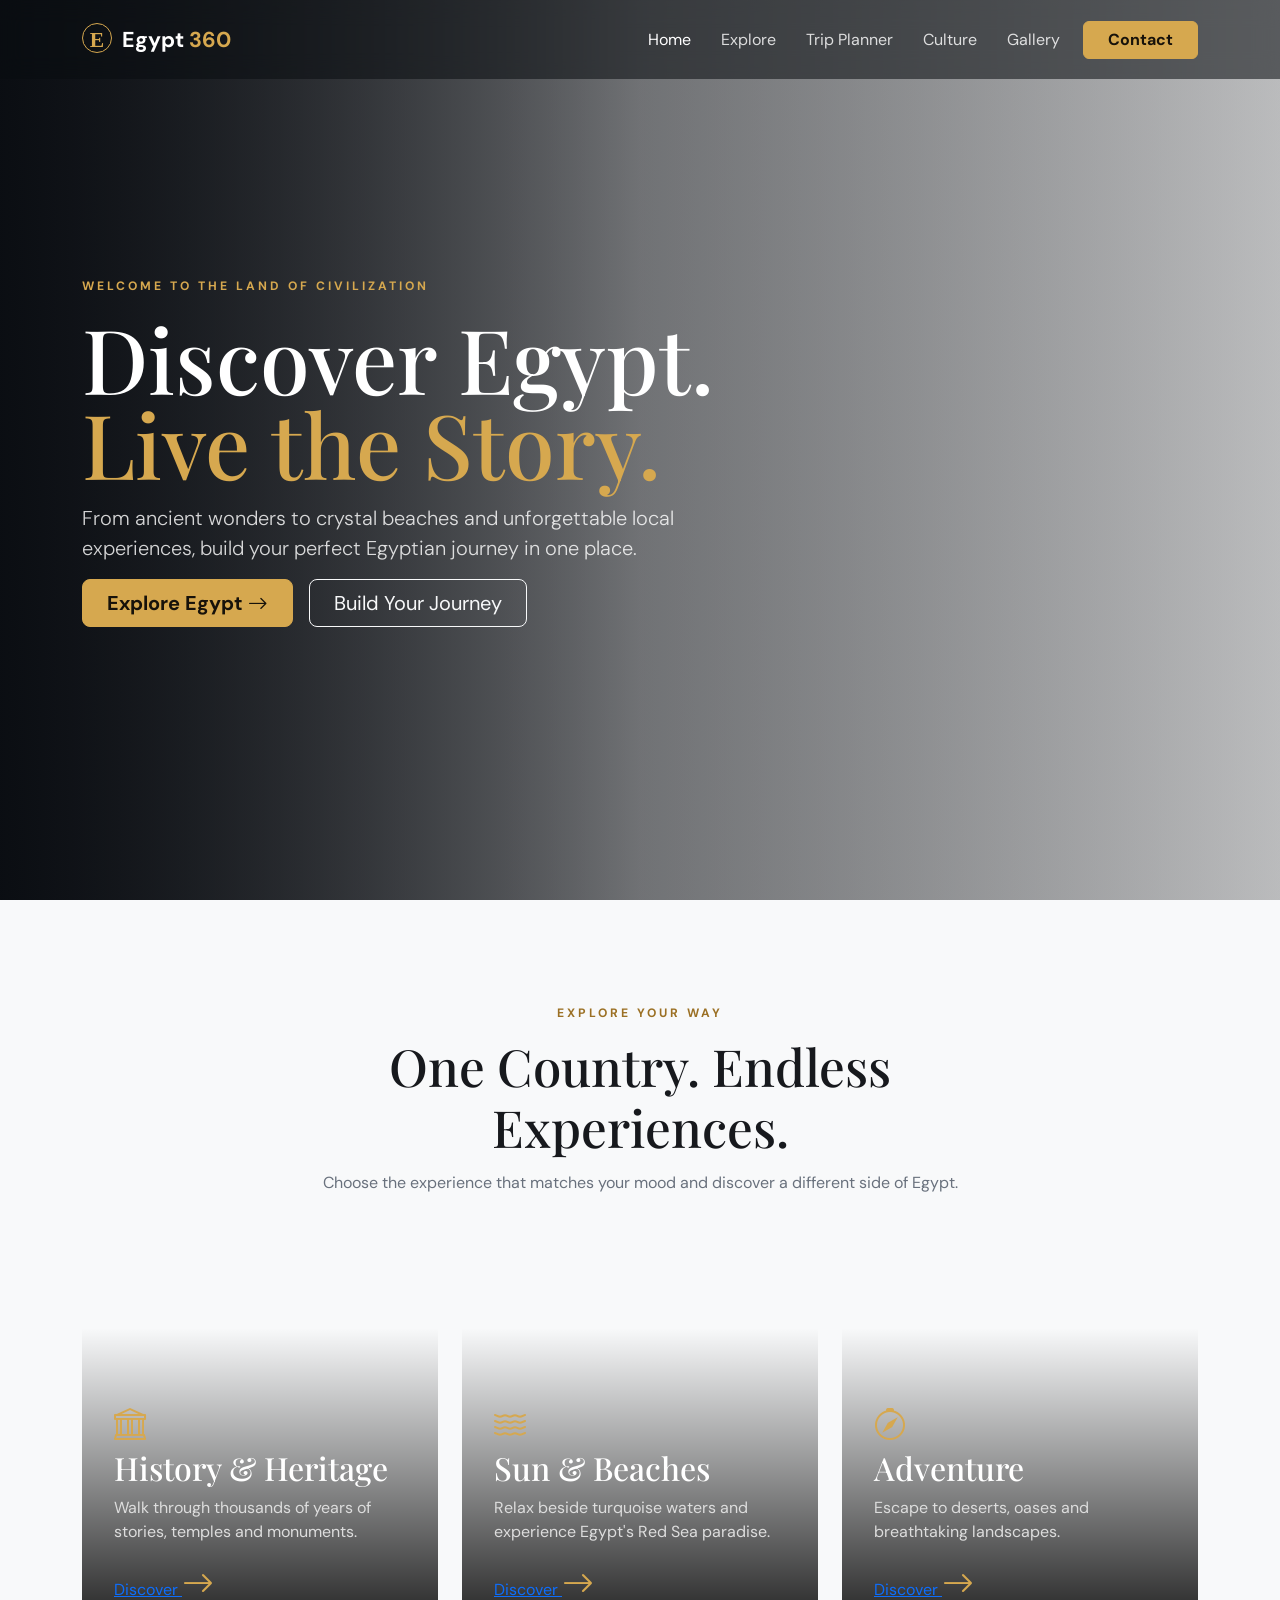
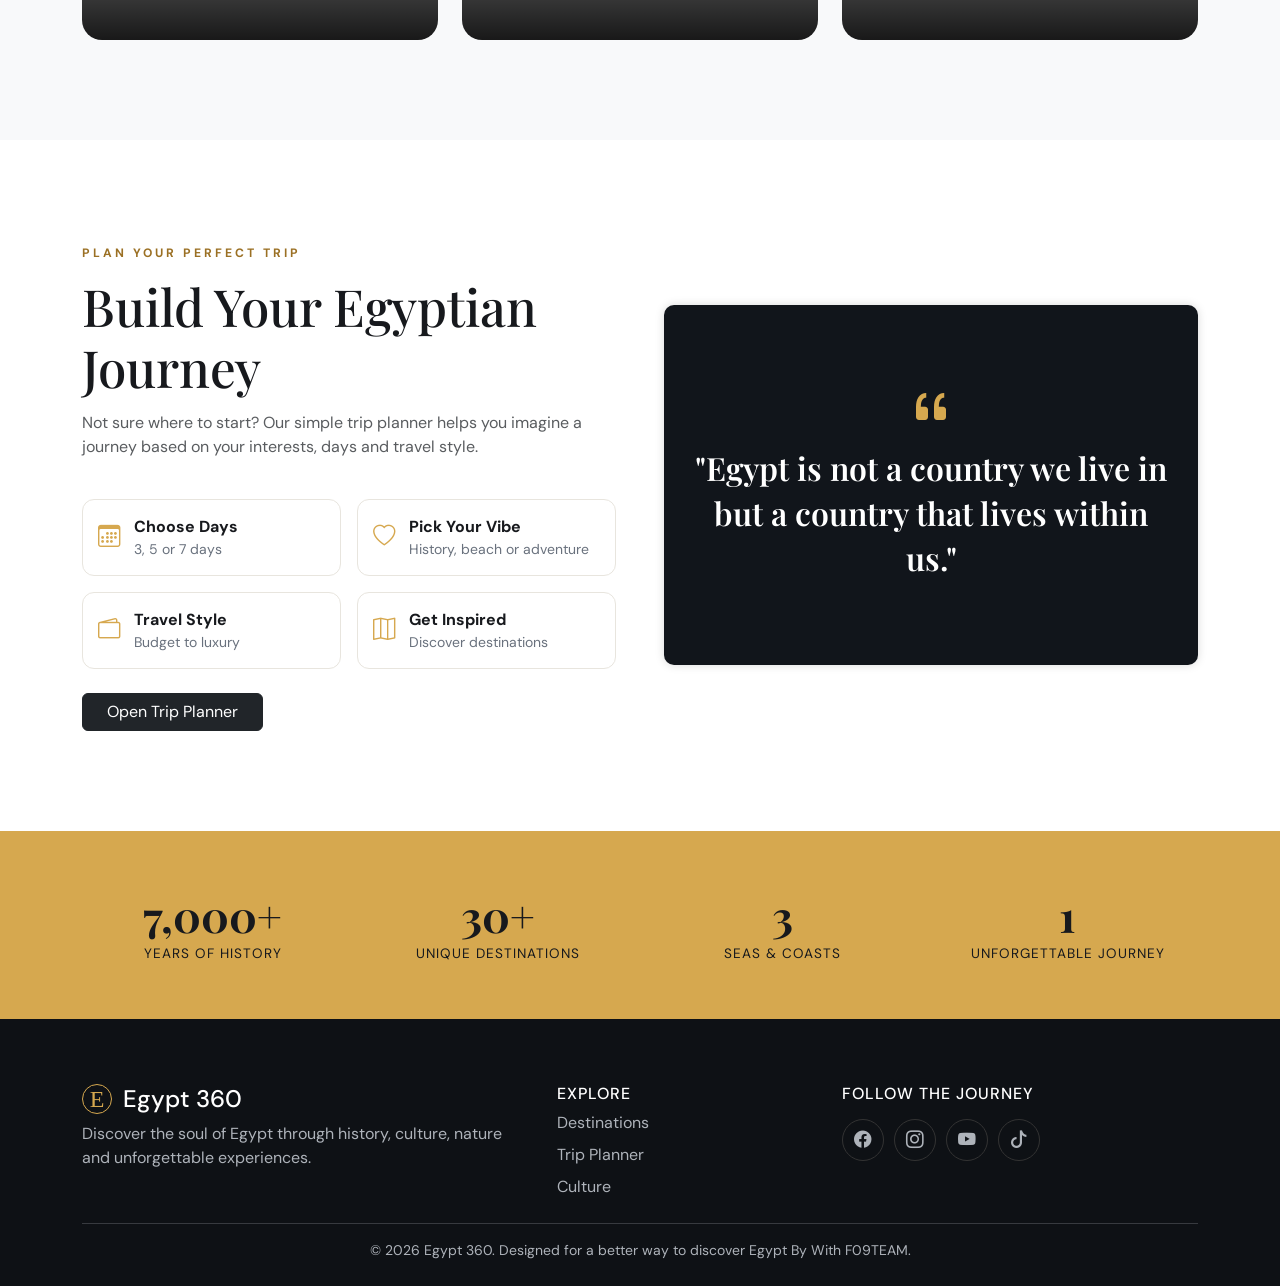
<file: index.html>
<!DOCTYPE html>
<html lang="en">

<head>
    <meta charset="UTF-8">
    <meta name="viewport" content="width=device-width, initial-scale=1">
    <title>Egypt 360 | Discover Egypt</title>
    <meta name="description"
        content="Egypt 360 - Explore Egypt's history, beaches, culture and unforgettable experiences.">
    <link href="https://cdn.jsdelivr.net/npm/bootstrap@5.3.8/dist/css/bootstrap.min.css" rel="stylesheet"
        integrity="sha384-sRIl4kxILFvY47J16cr9ZwB07vP4J8+LH7qKQnuqkuIAvNWLzeN8tE5YBujZqJLB" crossorigin="anonymous">
    <link rel="stylesheet" href="https://cdn.jsdelivr.net/npm/bootstrap-icons@1.11.3/font/bootstrap-icons.min.css">
    <link rel="stylesheet" href="./style.css">
</head>

<body>
    <nav class="navbar navbar-expand-lg navbar-dark fixed-top">
        <div class="container">
            <a class="navbar-brand fw-bold" href="index.html"><span class="brand-mark">E</span> Egypt
                <span>360</span></a>
            <button class="navbar-toggler" type="button" data-bs-toggle="collapse" data-bs-target="#nav"><span
                    class="navbar-toggler-icon"></span></button>
            <div class="collapse navbar-collapse" id="nav">
                <ul class="navbar-nav ms-auto align-items-lg-center">
                    <li class="nav-item"><a class="nav-link active" href="index.html">Home</a></li>
                    <li class="nav-item"><a class="nav-link" href="explore.html">Explore</a></li>
                    <li class="nav-item"><a class="nav-link" href="planner.html">Trip Planner</a></li>
                    <li class="nav-item"><a class="nav-link" href="culture.html">Culture</a></li>
                    <li class="nav-item"><a class="nav-link" href="gallery.html">Gallery</a></li>
                    <li class="nav-item ms-lg-2"><a class="btn btn-gold px-4" href="contact.html">Contact</a></li>
                </ul>
            </div>
        </div>
    </nav>





    <header class="hero">
        <div class="container hero-content">
            <div class="row align-items-center">
                <div class="col-lg-7">
                    <span class="eyebrow">WELCOME TO THE LAND OF CIVILIZATION</span>
                    <h1>Discover Egypt.<br><span>Live the Story.</span></h1>
                    <p class="lead">From ancient wonders to crystal beaches and unforgettable local experiences, build
                        your
                        perfect Egyptian journey in one place.</p>
                    <div class="d-flex flex-wrap gap-3">
                        <a href="explore.html" class="btn btn-gold btn-lg px-4">Explore Egypt <i
                                class="bi bi-arrow-right"></i></a>
                        <a href="planner.html" class="btn btn-outline-light btn-lg px-4">Build Your Journey</a>
                    </div>
                </div>
            </div>
        </div>
    </header>





    <section class="section-padding bg-light">
        <div class="container">
            <div class="section-heading text-center">
                <span class="eyebrow dark">EXPLORE YOUR WAY</span>
                <h2>One Country. Endless Experiences.</h2>
                <p>Choose the experience that matches your mood and discover a different side of Egypt.</p>
            </div>
            <div class="row g-4">
                <div class="col-md-4">
                    <div class="experience-card experience-history">
                        <div><i class="bi bi-bank"></i>
                            <h3>History & Heritage</h3>
                            <p>Walk through thousands of years of stories, temples and monuments.</p><a
                                href="explore.html" class="stretched-link">Discover <i
                                    class="bi bi-arrow-right"></i></a>
                        </div>
                    </div>
                </div>
                <div class="col-md-4">
                    <div class="experience-card experience-beach">
                        <div><i class="bi bi-water"></i>
                            <h3>Sun & Beaches</h3>
                            <p>Relax beside turquoise waters and experience Egypt's Red Sea paradise.</p><a
                                href="explore.html" class="stretched-link">Discover <i
                                    class="bi bi-arrow-right"></i></a>
                        </div>
                    </div>
                </div>
                <div class="col-md-4">
                    <div class="experience-card experience-adventure">
                        <div><i class="bi bi-compass"></i>
                            <h3>Adventure</h3>
                            <p>Escape to deserts, oases and breathtaking landscapes.</p><a href="explore.html"
                                class="stretched-link">Discover <i class="bi bi-arrow-right"></i></a>
                        </div>
                    </div>
                </div>
            </div>
        </div>
    </section>



    <section class="section-padding">
        <div class="container">
            <div class="row align-items-center g-5">
                <div class="col-lg-6">
                    <span class="eyebrow dark">PLAN YOUR PERFECT TRIP</span>
                    <h2>Build Your Egyptian Journey</h2>
                    <p class="text-muted">Not sure where to start? Our simple trip planner helps you imagine a journey
                        based on
                        your interests, days and travel style.</p>
                    <div class="row g-3 my-4">
                        <div class="col-6">
                            <div class="mini-feature"><i class="bi bi-calendar3"></i>
                                <div><strong>Choose Days</strong><small>3, 5 or 7 days</small></div>
                            </div>
                        </div>
                        <div class="col-6">
                            <div class="mini-feature"><i class="bi bi-heart"></i>
                                <div><strong>Pick Your Vibe</strong><small>History, beach or adventure</small></div>
                            </div>
                        </div>
                        <div class="col-6">
                            <div class="mini-feature"><i class="bi bi-wallet2"></i>
                                <div><strong>Travel Style</strong><small>Budget to luxury</small></div>
                            </div>
                        </div>
                        <div class="col-6">
                            <div class="mini-feature"><i class="bi bi-map"></i>
                                <div><strong>Get Inspired</strong><small>Discover destinations</small></div>
                            </div>
                        </div>
                    </div>
                    <a href="planner.html" class="btn btn-dark px-4">Open Trip Planner</a>
                </div>
                <div class="col-lg-6">
                    <div class="quote-card"><i class="bi bi-quote quote-icon"></i>
                        <p>"Egypt is not a country we live in but a country that lives within us."</p>
                    </div>
                </div>
            </div>
        </div>
    </section>





    <section class="stats-section">
        <div class="container">
            <div class="row text-center g-4">
                <div class="col-6 col-lg-3"><strong>7,000+</strong><span>Years of History</span></div>
                <div class="col-6 col-lg-3"><strong>30+</strong><span>Unique Destinations</span></div>
                <div class="col-6 col-lg-3"><strong>3</strong><span>Seas & Coasts</span></div>
                <div class="col-6 col-lg-3"><strong>1</strong><span>Unforgettable Journey</span></div>
            </div>
        </div>
    </section>




    <footer class="footer">
        <div class="container">
            <div class="row g-4">
                <div class="col-lg-5">
                    <h4><span class="brand-mark">E</span> Egypt 360</h4>
                    <p>Discover the soul of Egypt through history, culture, nature and unforgettable experiences.</p>
                </div>
                <div class="col-6 col-lg-3">
                    <h6>Explore</h6><a href="explore.html">Destinations</a><a href="planner.html">Trip Planner</a><a
                        href="culture.html">Culture</a>
                </div>
                <div class="col-6 col-lg-4">
                    <h6>Follow the Journey</h6>
                    <div class="socials"><a href="#"><i class="bi bi-facebook"></i></a><a href="#"><i
                                class="bi bi-instagram"></i></a><a href="#"><i class="bi bi-youtube"></i></a><a
                            href="#"><i class="bi bi-tiktok"></i></a></div>
                </div>
            </div>
            <hr>
            <p class="mb-0 small text-center">© 2026 Egypt 360. Designed for a better way to discover Egypt By With
                F09TEAM.</p>
        </div>
    </footer>

    <script src="https://cdn.jsdelivr.net/npm/bootstrap@5.3.8/dist/js/bootstrap.bundle.min.js"></script>
</body>

</html>
</file>
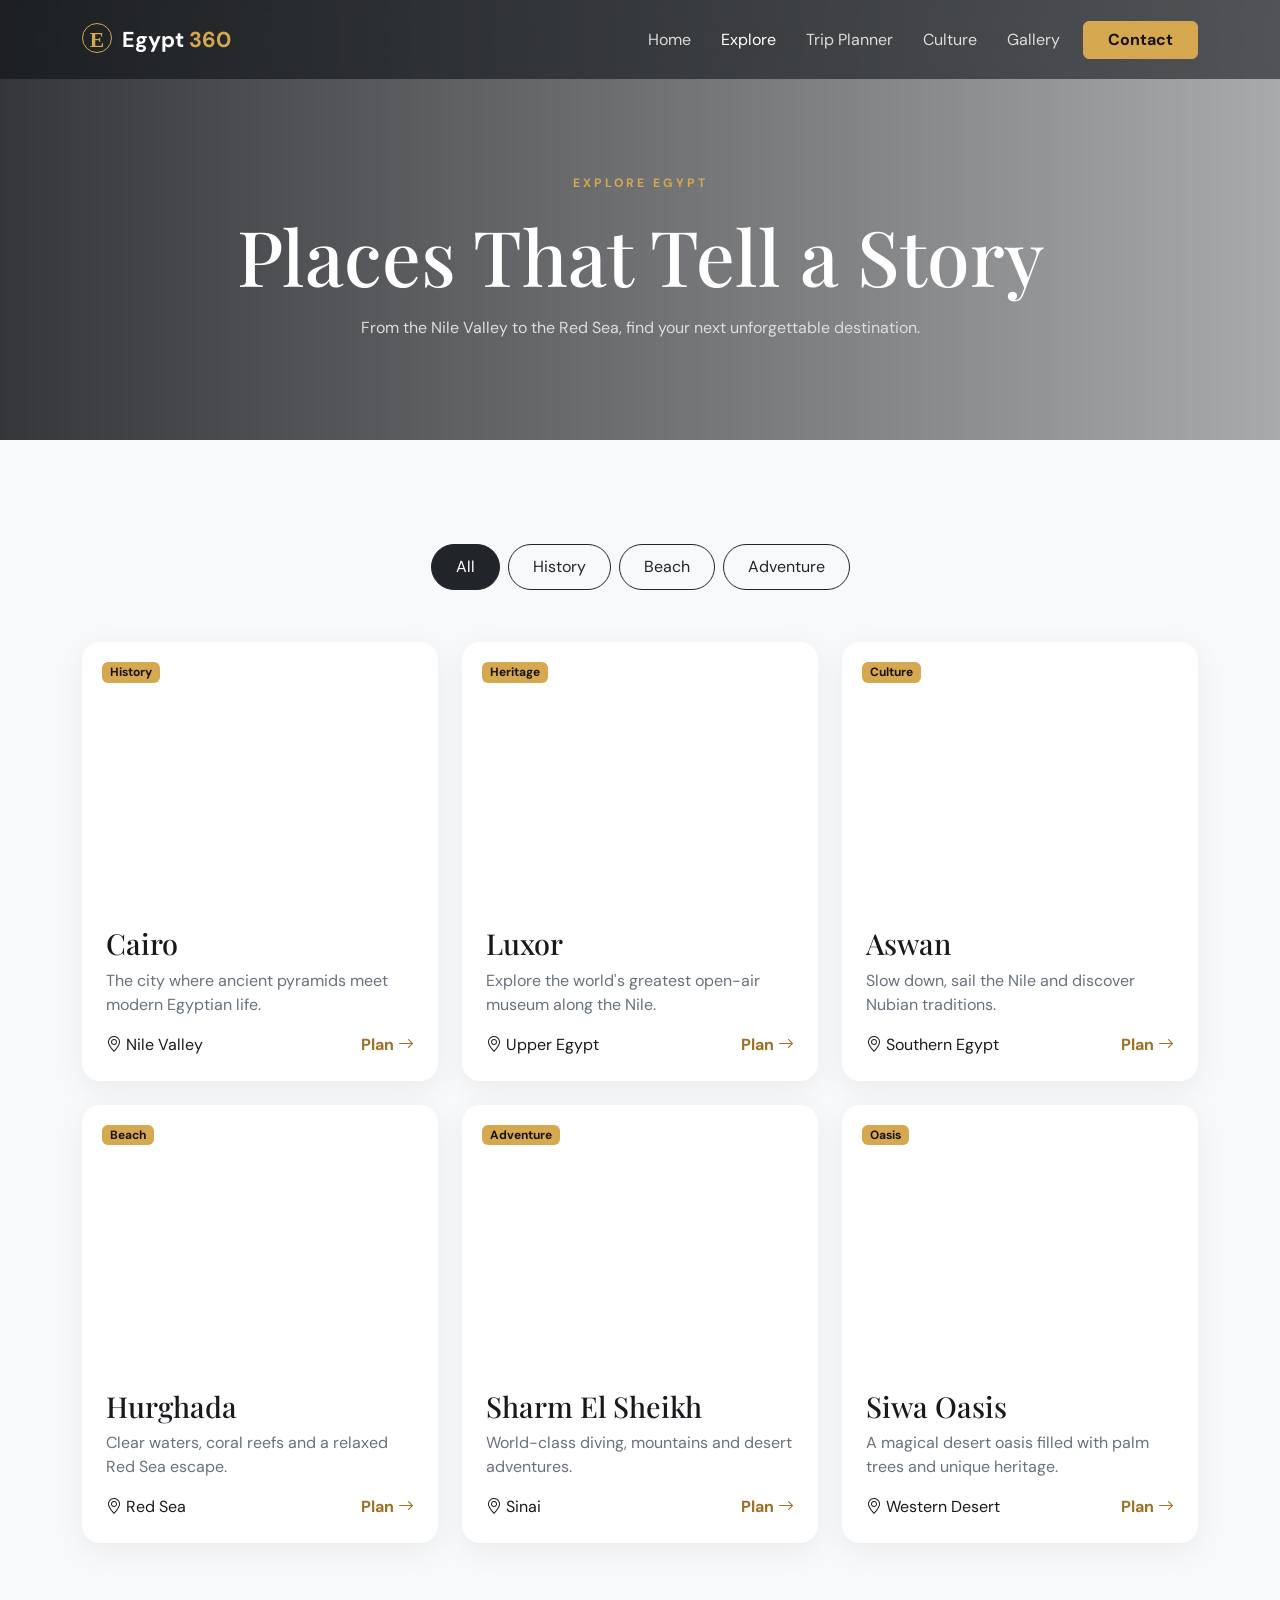
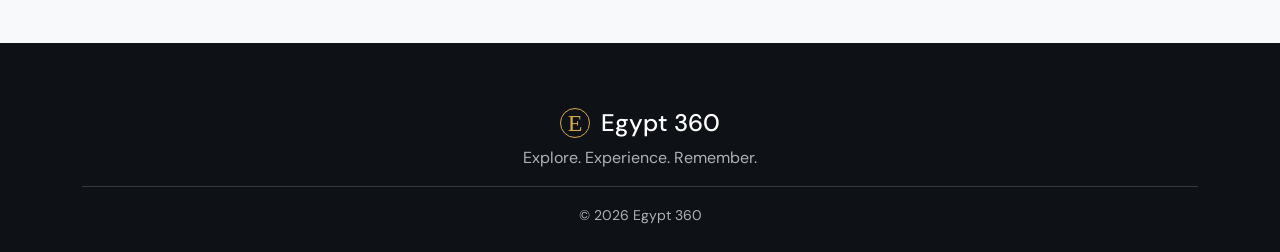
<file: explore.html>
<!DOCTYPE html>
<html lang="en">

<head>
    <meta charset="UTF-8">
    <meta name="viewport" content="width=device-width, initial-scale=1.0">
    <title>Explore Egypt | Egypt 360</title>
    <link href="https://cdn.jsdelivr.net/npm/bootstrap@5.3.8/dist/css/bootstrap.min.css" rel="stylesheet"
        integrity="sha384-sRIl4kxILFvY47J16cr9ZwB07vP4J8+LH7qKQnuqkuIAvNWLzeN8tE5YBujZqJLB" crossorigin="anonymous">

    <link rel="stylesheet" href="https://cdn.jsdelivr.net/npm/bootstrap-icons@1.11.3/font/bootstrap-icons.min.css">

    <link rel="stylesheet" href="./style.css">
</head>

<body>

    <nav class="navbar navbar-expand-lg navbar-dark fixed-top">
        <div class="container"><a class="navbar-brand fw-bold" href="index.html"><span class="brand-mark">E</span> Egypt
                <span>360</span></a><button class="navbar-toggler" data-bs-toggle="collapse" data-bs-target="#nav"><span
                    class="navbar-toggler-icon"></span></button>
            <div class="collapse navbar-collapse" id="nav">
                <ul class="navbar-nav ms-auto align-items-lg-center">
                    <li class="nav-item"><a class="nav-link" href="index.html">Home</a></li>
                    <li class="nav-item"><a class="nav-link active" href="explore.html">Explore</a></li>
                    <li class="nav-item"><a class="nav-link" href="planner.html">Trip Planner</a></li>
                    <li class="nav-item"><a class="nav-link" href="culture.html">Culture</a></li>
                    <li class="nav-item"><a class="nav-link" href="gallery.html">Gallery</a></li>
                    <li class="nav-item ms-lg-2"><a class="btn btn-gold px-4" href="contact.html">Contact</a></li>
                </ul>
            </div>
        </div>
    </nav>

    <section class="page-hero">
        <div class="container text-center"><span class="eyebrow">EXPLORE EGYPT</span>
            <h1>Places That Tell a Story</h1>
            <p>From the Nile Valley to the Red Sea, find your next unforgettable destination.</p>
        </div>
    </section>

    <section class="section-padding bg-light">
        <div class="container">
            <div class="filter-bar text-center mb-5"><button class="btn btn-dark">All</button><button
                    class="btn btn-outline-dark">History</button><button
                    class="btn btn-outline-dark">Beach</button><button class="btn btn-outline-dark">Adventure</button>
            </div>
            <div class="row g-4">
                <div class="col-md-6 col-lg-4">
                    <div class="destination-card">
                        <div class="dest-img cairo"><span class="badge bg-gold">History</span></div>
                        <div class="p-4">
                            <h3>Cairo</h3>
                            <p>The city where ancient pyramids meet modern Egyptian life.</p>
                            <div class="d-flex justify-content-between"><span><i class="bi bi-geo-alt"></i> Nile
                                    Valley</span><a href="planner.html">Plan <i class="bi bi-arrow-right"></i></a></div>
                        </div>
                    </div>
                </div>
                <div class="col-md-6 col-lg-4">
                    <div class="destination-card">
                        <div class="dest-img luxor"><span class="badge bg-gold">Heritage</span></div>
                        <div class="p-4">
                            <h3>Luxor</h3>
                            <p>Explore the world's greatest open-air museum along the Nile.</p>
                            <div class="d-flex justify-content-between"><span><i class="bi bi-geo-alt"></i> Upper
                                    Egypt</span><a href="planner.html">Plan <i class="bi bi-arrow-right"></i></a></div>
                        </div>
                    </div>
                </div>
                <div class="col-md-6 col-lg-4">
                    <div class="destination-card">
                        <div class="dest-img aswan"><span class="badge bg-gold">Culture</span></div>
                        <div class="p-4">
                            <h3>Aswan</h3>
                            <p>Slow down, sail the Nile and discover Nubian traditions.</p>
                            <div class="d-flex justify-content-between"><span><i class="bi bi-geo-alt"></i> Southern
                                    Egypt</span><a href="planner.html">Plan <i class="bi bi-arrow-right"></i></a></div>
                        </div>
                    </div>
                </div>
                <div class="col-md-6 col-lg-4">
                    <div class="destination-card">
                        <div class="dest-img hurghada"><span class="badge bg-gold">Beach</span></div>
                        <div class="p-4">
                            <h3>Hurghada</h3>
                            <p>Clear waters, coral reefs and a relaxed Red Sea escape.</p>
                            <div class="d-flex justify-content-between"><span><i class="bi bi-geo-alt"></i> Red
                                    Sea</span><a href="planner.html">Plan <i class="bi bi-arrow-right"></i></a></div>
                        </div>
                    </div>
                </div>
                <div class="col-md-6 col-lg-4">
                    <div class="destination-card">
                        <div class="dest-img sharm"><span class="badge bg-gold">Adventure</span></div>
                        <div class="p-4">
                            <h3>Sharm El Sheikh</h3>
                            <p>World-class diving, mountains and desert adventures.</p>
                            <div class="d-flex justify-content-between"><span><i class="bi bi-geo-alt"></i>
                                    Sinai</span><a href="planner.html">Plan <i class="bi bi-arrow-right"></i></a></div>
                        </div>
                    </div>
                </div>
                <div class="col-md-6 col-lg-4">
                    <div class="destination-card">
                        <div class="dest-img siwa"><span class="badge bg-gold">Oasis</span></div>
                        <div class="p-4">
                            <h3>Siwa Oasis</h3>
                            <p>A magical desert oasis filled with palm trees and unique heritage.</p>
                            <div class="d-flex justify-content-between"><span><i class="bi bi-geo-alt"></i> Western
                                    Desert</span><a href="planner.html">Plan <i class="bi bi-arrow-right"></i></a></div>
                        </div>
                    </div>
                </div>
            </div>
        </div>
    </section>
    <footer class="footer">
        <div class="container text-center">
            <h4><span class="brand-mark">E</span> Egypt 360</h4>
            <p>Explore. Experience. Remember.</p>
            <hr><small>© 2026 Egypt 360</small>
        </div>
    </footer>
        <script src="https://cdn.jsdelivr.net/npm/bootstrap@5.3.8/dist/js/bootstrap.bundle.min.js"></script>

</body>

</html>
</file>
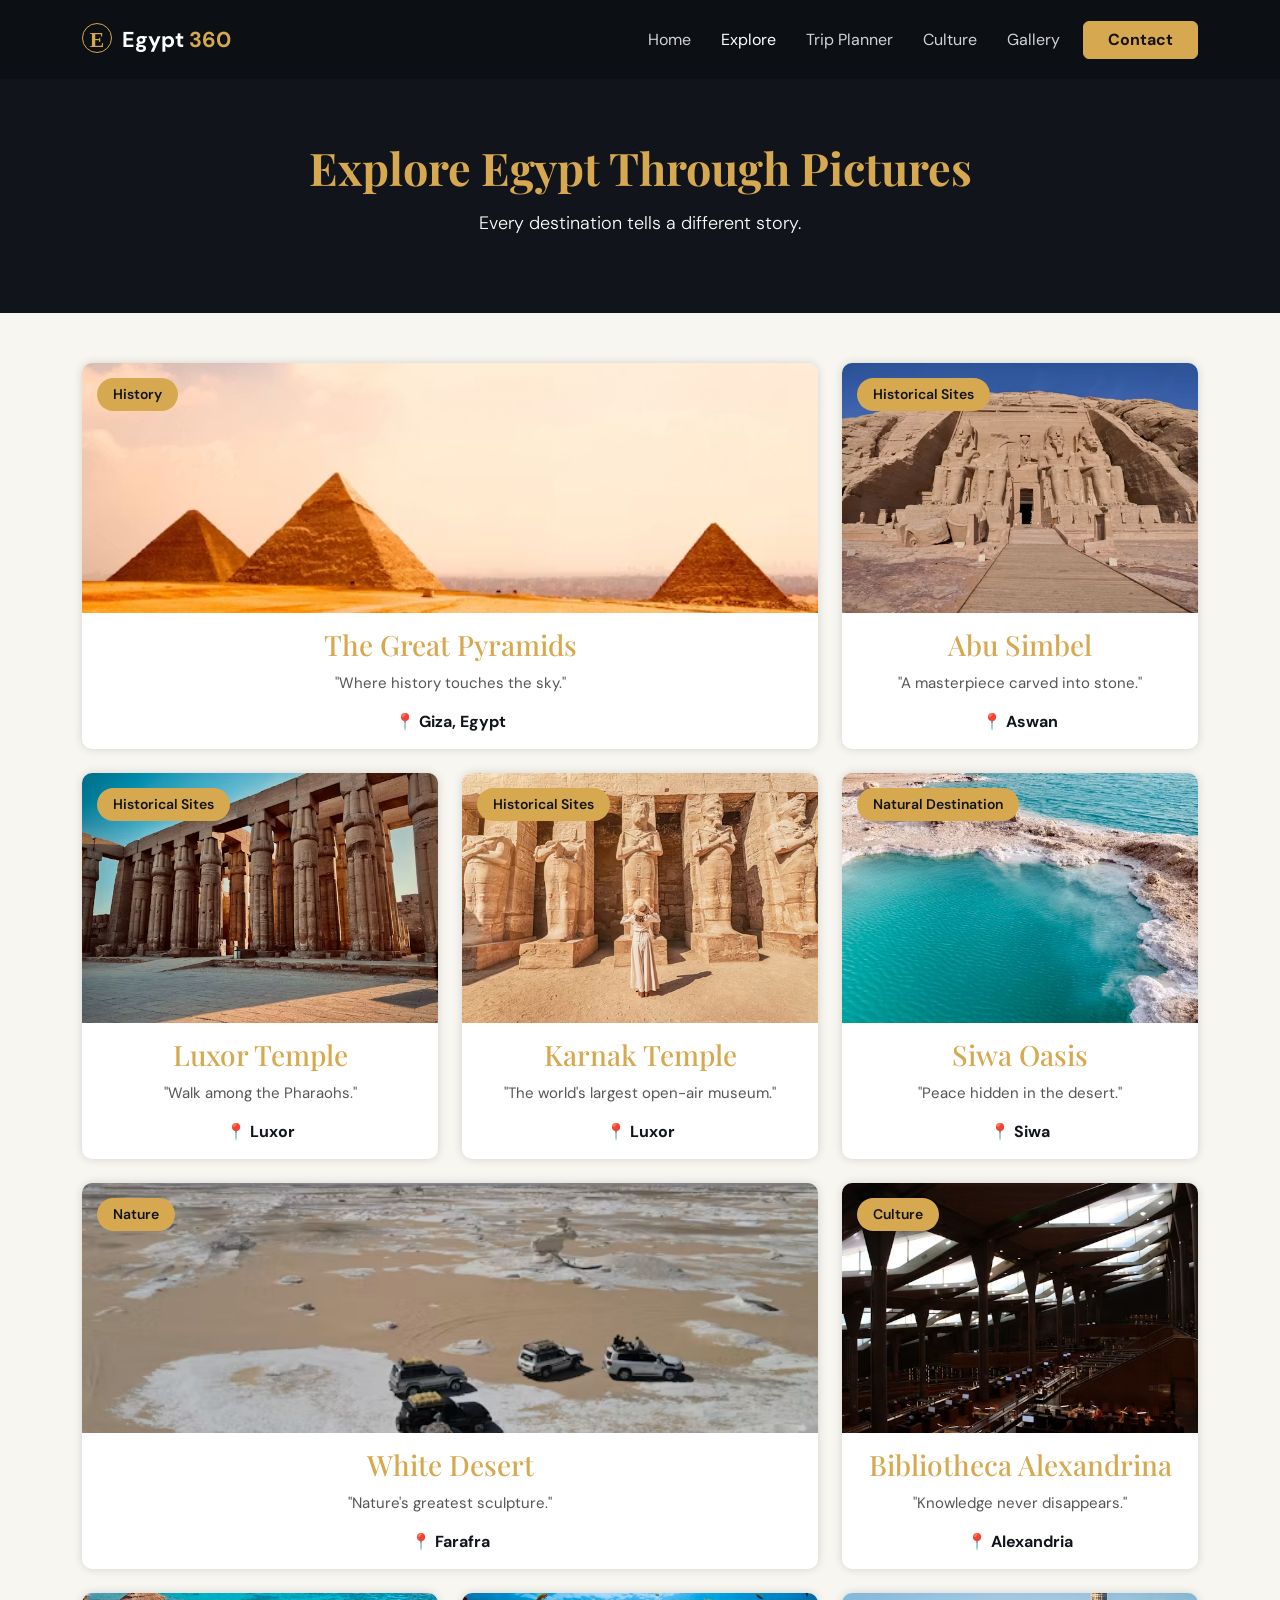
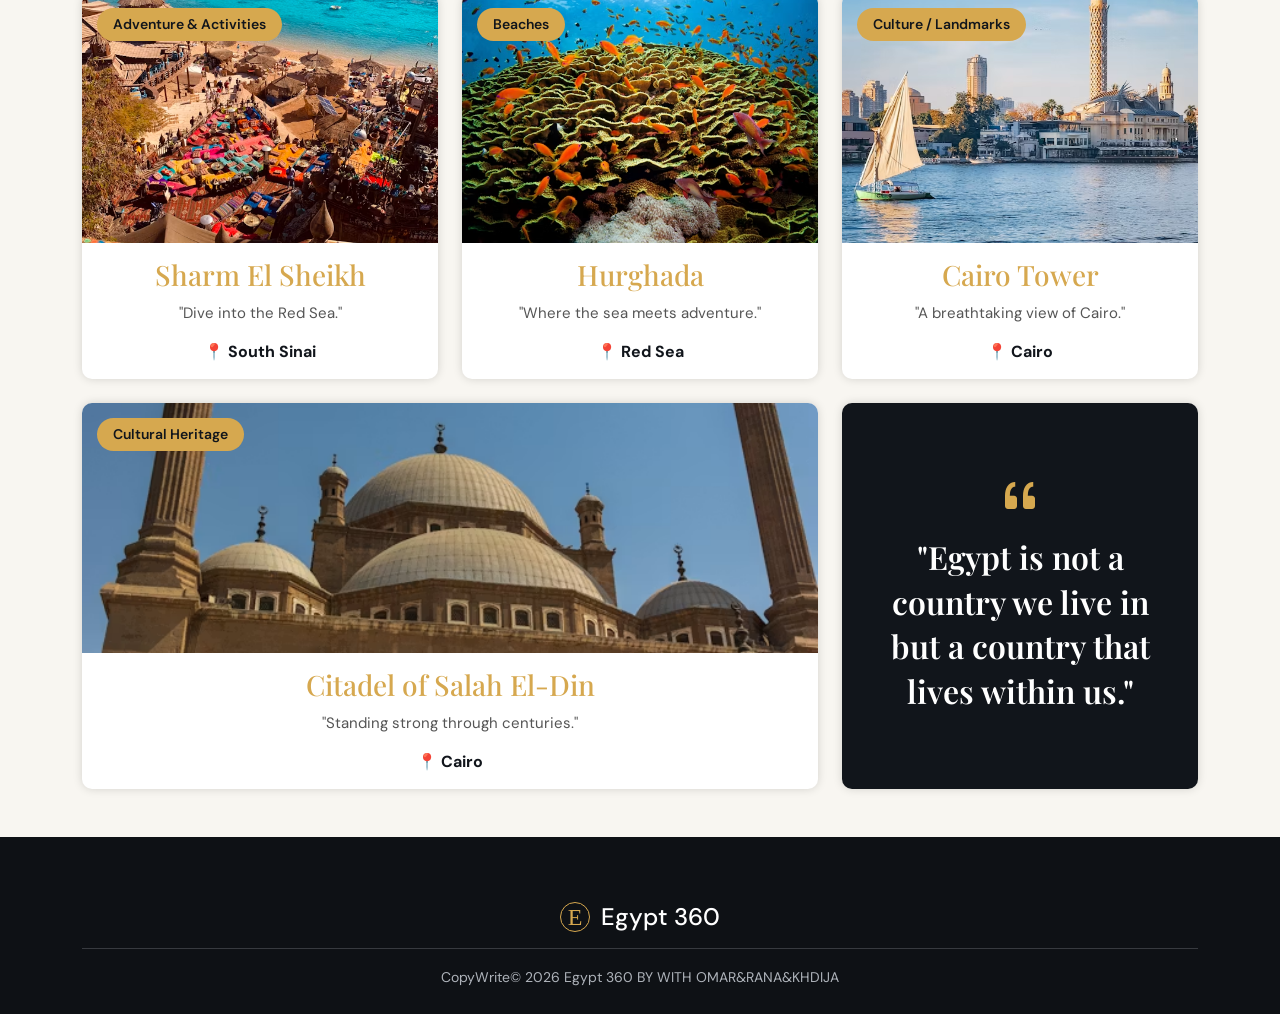
<file: gallery.html>
<!DOCTYPE html>
<html lang="en">

<head>
    <meta charset="UTF-8">
    <meta name="viewport" content="width=device-width, initial-scale=1.0">
    <title>Gallery Egypt | Egypt 360</title>
    <link href="https://cdn.jsdelivr.net/npm/bootstrap@5.3.8/dist/css/bootstrap.min.css" rel="stylesheet"
        integrity="sha384-sRIl4kxILFvY47J16cr9ZwB07vP4J8+LH7qKQnuqkuIAvNWLzeN8tE5YBujZqJLB" crossorigin="anonymous">

    <link rel="stylesheet" href="https://cdn.jsdelivr.net/npm/bootstrap-icons@1.11.3/font/bootstrap-icons.min.css">


    <link rel="stylesheet" href="./style.css">
</head>

<body>
    <nav class="navbar navbar-expand-lg navbar-dark fixed-top">
        <div class="container"><a class="navbar-brand fw-bold" href="index.html"><span class="brand-mark">E</span> Egypt
                <span>360</span></a><button class="navbar-toggler" data-bs-toggle="collapse" data-bs-target="#nav"><span
                    class="navbar-toggler-icon"></span></button>
            <div class="collapse navbar-collapse" id="nav">
                <ul class="navbar-nav ms-auto align-items-lg-center">
                    <li class="nav-item"><a class="nav-link" href="index.html">Home</a></li>
                    <li class="nav-item"><a class="nav-link active" href="explore.html">Explore</a></li>
                    <li class="nav-item"><a class="nav-link" href="planner.html">Trip Planner</a></li>
                    <li class="nav-item"><a class="nav-link" href="culture.html">Culture</a></li>
                    <li class="nav-item"><a class="nav-link" href="Gallery.html">Gallery</a></li>
                    <li class="nav-item ms-lg-2"><a class="btn btn-gold px-4" href="contact.html">Contact</a></li>
                </ul>
            </div>
        </div>
    </nav>

    <section class="gallery-hero">

        <div class="container text-center">

            <h1 class="display-4 fw-bold">
                Explore Egypt Through Pictures
            </h1>

            <p class="lead mt-3">
                Every destination tells a different story.
            </p>

        </div>

    </section>


    <section class="gallery-section pb-5">

        <div class="container">

            <div class="row g-4">


                <div class="col-12 col-lg-8">

                    <div class="gallery-card">

                        <div class="gallery-img-wrapper">
                            <img src="./Assets/Pyramids.avif" alt="Pyramids" class="img-fluid w-100">

                            <span class="badge-category">
                                History
                            </span>
                        </div>

                        <div class="gallery-info">

                            <h3>The Great Pyramids</h3>

                            <p>"Where history touches the sky."</p>

                            <span>📍 Giza, Egypt</span>

                        </div>

                    </div>

                </div>



                <div class="col-md-6 col-lg-4">

                    <div class="gallery-card">

                        <div class="gallery-img-wrapper">
                            <img src="./Assets/Abu Simbel.avif" alt="Abu Simbel" class="img-fluid w-100">

                            <span class="badge-category">
                                Historical Sites
                            </span>
                        </div>

                        <div class="gallery-info">

                            <h3>Abu Simbel</h3>

                            <p>"A masterpiece carved into stone."</p>

                            <span>📍 Aswan</span>

                        </div>

                    </div>

                </div>



                <div class="col-md-6 col-lg-4">

                    <div class="gallery-card">
                        <div class="gallery-img-wrapper">
                            <img src="./Assets/Luxor Temple.avif" alt="Luxor Temple" class="img-fluid w-100">

                            <span class="badge-category">
                                Historical Sites
                            </span>
                        </div>

                        <div class="gallery-info">

                            <h3>Luxor Temple</h3>

                            <p>"Walk among the Pharaohs."</p>

                            <span>📍 Luxor</span>

                        </div>

                    </div>

                </div>



                <div class="col-md-6 col-lg-4">

                    <div class="gallery-card">
                        <div class="gallery-img-wrapper">

                            <img src="./Assets/Karnak.avif" alt="Karnak" class="img-fluid w-100">

                            <span class="badge-category">
                                Historical Sites
                            </span>
                        </div>

                        <div class="gallery-info">

                            <h3>Karnak Temple</h3>

                            <p>"The world's largest open-air museum."</p>

                            <span>📍 Luxor</span>

                        </div>

                    </div>

                </div>



                <div class="col-md-6 col-lg-4">

                    <div class="gallery-card">
                        <div class="gallery-img-wrapper">
                            <img src="./Assets/Siwa.avif" alt="Siwa Oasis" class="img-fluid w-100">

                            <span class="badge-category">
                                Natural Destination
                            </span>
                        </div>

                        <div class="gallery-info">

                            <h3>Siwa Oasis</h3>

                            <p>"Peace hidden in the desert."</p>

                            <span>📍 Siwa</span>

                        </div>

                    </div>

                </div>


                <div class="col-12 col-lg-8">

                    <div class="gallery-card">
                        <div class="gallery-img-wrapper">
                            <img src="./Assets/White Desert.avif" alt="White Desert" class="img-fluid w-100">
                            <span class="badge-category">
                                Nature </span>
                        </div>


                        <div class="gallery-info">

                            <h3>White Desert</h3>

                            <p>"Nature's greatest sculpture."</p>

                            <span>📍 Farafra</span>

                        </div>

                    </div>

                </div>



                <div class="col-md-6 col-lg-4">

                    <div class="gallery-card">
                        <div class="gallery-img-wrapper">
                            <img src="./Assets/Bibliotheca Alexandrina.avif" alt="Bibliotheca Alexandrina"
                                class="img-fluid w-100">
                            <span class="badge-category">
                                Culture
                            </span>
                        </div>

                        <div class="gallery-info">

                            <h3>Bibliotheca Alexandrina</h3>

                            <p>"Knowledge never disappears."</p>

                            <span>📍 Alexandria</span>

                        </div>

                    </div>

                </div>



                <div class="col-md-6 col-lg-4">

                    <div class="gallery-card">
                        <div class="gallery-img-wrapper">
                            <img src="./Assets/Sharm El Sheikh.avif" alt="Sharm El Sheikh" class="img-fluid w-100">
                            <span class="badge-category">
                                Adventure & Activities
                            </span>
                        </div>


                        <div class="gallery-info">

                            <h3>Sharm El Sheikh</h3>

                            <p>"Dive into the Red Sea."</p>

                            <span>📍 South Sinai</span>

                        </div>

                    </div>

                </div>



                <div class="col-md-6 col-lg-4">

                    <div class="gallery-card">
                        <div class="gallery-img-wrapper">
                            <img src="./Assets/Hurghada.avif" alt="Hurghada" class="img-fluid w-100">
                            <span class="badge-category">
                                Beaches
                            </span>
                        </div>

                        <div class="gallery-info">

                            <h3>Hurghada</h3>

                            <p>"Where the sea meets adventure."</p>

                            <span>📍 Red Sea</span>

                        </div>

                    </div>

                </div>



                <div class="col-md-6 col-lg-4">

                    <div class="gallery-card">
                        <div class="gallery-img-wrapper">
                            <img src="./Assets/Cairo Tower.avif" alt="Cairo Tower" class="img-fluid w-100">
                            <span class="badge-category">
                                Culture / Landmarks
                            </span>
                        </div>


                        <div class="gallery-info">

                            <h3>Cairo Tower</h3>

                            <p>"A breathtaking view of Cairo."</p>

                            <span>📍 Cairo</span>

                        </div>

                    </div>

                </div>



                <div class="col-12 col-lg-8">

                    <div class="gallery-card">
                        <div class="gallery-img-wrapper">
                            <img src="./Assets/Citadel of Salah El-Din - Copy.avif" alt="Citadel of Salah El-Din"
                                class="img-fluid w-100">
                            <span class="badge-category">
                                Cultural Heritage
                            </span>
                        </div>


                        <div class="gallery-info">

                            <h3>Citadel of Salah El-Din</h3>

                            <p>"Standing strong through centuries."</p>

                            <span>📍 Cairo</span>
                        </div>
                    </div>
                </div>

                <div class="col-lg-4">
                    <div class="quote-card">
                        <i class="bi bi-quote quote-icon"></i>
                        <p>"Egypt is not a country we live in but a country that lives within us."</p>
                    </div>
                </div>
            </div>
    </section>

    <footer class="footer">
        <div class="container text-center">
            <h4><span class="brand-mark">E</span> Egypt 360</h4>
            <hr><small>CopyWrite© 2026 Egypt 360
                BY WITH OMAR&RANA&KHDIJA
            </small>

        </div>
    </footer>
       <script src="https://cdn.jsdelivr.net/npm/bootstrap@5.3.8/dist/js/bootstrap.bundle.min.js"></script>

</body>

</html>
</file>
<file: style.css>
@import url('https://fonts.googleapis.com/css2?family=DM+Sans:wght@400;500;600;700&family=Playfair+Display:wght@600;700&display=swap');

:root {
    --gold: #d6a84f;
    --dark: #11151b;
    --muted: #69717d;
    --cream: #f8f6f1
}

* {
    box-sizing: border-box
}

body {
    font-family: 'DM Sans', sans-serif;
    color: #17191d;
    overflow-x: hidden
}

h1,
h2,
h3 {
    font-family: 'Playfair Display', serif
}

.navbar {
    padding: 18px 0;
    background: rgba(10, 13, 18, .55);
    backdrop-filter: blur(12px);
    transition: .3s
}

.navbar-brand {
    font-size: 1.35rem
}

.navbar-brand span:last-child {
    color: var(--gold)
}

.brand-mark {
    display: inline-grid;
    place-items: center;
    width: 30px;
    height: 30px;
    border: 1px solid var(--gold);
    color: var(--gold);
    border-radius: 50%;
    font-family: serif;
    margin-right: 5px
}

.nav-link {
    color: rgba(255, 255, 255, .82) !important;
    margin: 0 7px
}

.nav-link:hover,
.nav-link.active {
    color: #fff !important
}

.btn-gold {
    background: var(--gold);
    border-color: var(--gold);
    color: #17120a;
    font-weight: 700
}

.btn-gold:hover {
    background: #e3b965;
    border-color: #e3b965;
    color: #17120a
}

.hero {
    min-height: 100vh;
    display: flex;
    align-items: center;
    color: white;
    background: linear-gradient(90deg, rgba(7, 10, 15, .88), rgba(7, 10, 15, .35), rgba(7, 10, 15, .15)), url('https://images.unsplash.com/photo-1503177119275-0aa32b3a9368?auto=format&fit=crop&w=2000&q=85') center/cover;
    background-attachment: fixed;
    position: relative;
    overflow: hidden;
}

.hero::before {
    content: '';
    position: absolute;
    top: -5%;
    left: 0;
    width: 100%;
    height: 110%;
    z-index: 0;
    background: linear-gradient(90deg, rgba(7, 10, 15, .88), rgba(7, 10, 15, .35), rgba(7, 10, 15, .15)),
        url('https://images.unsplash.com/photo-1503177119275-0aa32b3a9368?auto=format&fit=crop&w=2000&q=85') center/cover;
    animation: heroTransformY 5s ease-in-out infinite;
}

.hero>* {
    position: relative;
    z-index: 1;
}

@keyframes heroTransformY {

    0%,
    100% {
        transform: translateY(0);
    }

    50% {
        transform: translateY(-25px);
    }
}

.hero h1 {
    font-size: clamp(3.4rem, 7vw, 6.8rem);
    line-height: .95;
    margin: 18px 0
}

.hero h1 span {
    color: var(--gold)
}

.hero p {
    max-width: 650px;
    color: rgba(255, 255, 255, .82)
}

.eyebrow {
    font-size: .76rem;
    letter-spacing: 3px;
    font-weight: 700;
    color: var(--gold)
}

.eyebrow.dark {
    color: #9b7024
}

.section-padding {
    padding: 100px 0
}

.section-heading {
    max-width: 700px;
    margin: 0 auto 55px
}

.section-heading h2,
.section-padding>.container>.row h2 {
    font-size: clamp(2.2rem, 4vw, 3.5rem);
    margin: 12px 0
}

.section-heading p {
    color: var(--muted)
}

.experience-card {
    height: 390px;
    border-radius: 20px;
    overflow: hidden;
    position: relative;
    color: white;
    padding: 32px;
    display: flex;
    align-items: end;
    background-size: cover;
    background-position: center;
    transition: .4s
}

.experience-card:hover {
    transform: translateY(-8px)
}

.experience-card:before {
    content: '';
    position: absolute;
    inset: 0;
    background: linear-gradient(transparent 20%, rgba(0, 0, 0, .9))
}

.experience-card>div {
    position: relative;
    z-index: 1
}

.experience-card i {
    font-size: 2rem;
    color: var(--gold)
}

.experience-card h3 {
    font-size: 2rem
}

.experience-card p {
    color: #ddd
}

.experience-history {
    background-image: url('https://images.unsplash.com/photo-1568322445389-f64ac2515020?auto=format&fit=crop&w=1000&q=80')
}

.experience-beach {
    background-image: url('https://images.unsplash.com/photo-1507525428034-b723cf961d3e?auto=format&fit=crop&w=1000&q=80')
}

.experience-adventure {
    background-image: url('https://images.unsplash.com/photo-1500530855697-b586d89ba3ee?auto=format&fit=crop&w=1000&q=80')
}

.mini-feature {
    display: flex;
    gap: 14px;
    align-items: center;
    padding: 15px;
    border: 1px solid #e8e5de;
    border-radius: 12px
}

.mini-feature i {
    font-size: 1.4rem;
    color: var(--gold)
}

.mini-feature strong,
.mini-feature small {
    display: block
}

.mini-feature small {
    color: var(--muted)
}

.quote-card {
    min-height: 360px;
    padding: 55px;
    background: var(--dark);
    color: white;
    border-radius: 24px;
    display: flex;
    flex-direction: column;
    justify-content: center
}

.quote-icon {
    font-size: 3rem;
    color: var(--gold)
}

.quote-card p {
    font: 600 2rem/1.4 'Playfair Display', serif
}

.quote-card span {
    color: #bbb
}

.stats-section {
    background: var(--gold);
    padding: 55px 0
}

.stats-section strong,
.stats-section span {
    display: block
}

.stats-section strong {
    font: 700 2.7rem 'Playfair Display'
}

.stats-section span {
    font-size: .85rem;
    text-transform: uppercase;
    letter-spacing: 1px
}

.footer {
    background: #0e1115;
    color: #aeb3ba;
    padding: 65px 0 25px
}

.footer h4 {
    color: #fff
}

.footer h6 {
    color: #fff;
    text-transform: uppercase;
    letter-spacing: 1px
}

.footer a {
    display: block;
    color: #aeb3ba;
    text-decoration: none;
    margin: 8px 0
}

.footer a:hover {
    color: var(--gold)
}

.socials {
    display: flex;
    gap: 10px
}

.socials a {
    display: grid;
    place-items: center;
    width: 42px;
    height: 42px;
    border: 1px solid #333;
    border-radius: 50%;
    font-size: 1.1rem
}


/* هنا بدايه الexplore.html  */


* {
    box-sizing: border-box
}

body {
    font-family: 'DM Sans', sans-serif;
    color: #17191d;
    overflow-x: hidden
}

h1,
h2,
h3 {
    font-family: 'Playfair Display', serif
}


.navbar {
    padding: 18px 0;
    background: rgba(10, 13, 18, .55);
    backdrop-filter: blur(12px);
    transition: .3s
}

.navbar-brand {
    font-size: 1.35rem
}

.navbar-brand span:last-child {
    color: var(--gold)
}

.brand-mark {
    display: inline-grid;
    place-items: center;
    width: 30px;
    height: 30px;
    border: 1px solid var(--gold);
    color: var(--gold);
    border-radius: 50%;
    font-family: serif;
    margin-right: 5px
}

.nav-link {
    color: rgba(255, 255, 255, .82) !important;
    margin: 0 7px
}

.nav-link:hover,
.nav-link.active {
    color: #fff !important
}

.btn-gold {
    background: var(--gold);
    border-color: var(--gold);
    color: #17120a;
    font-weight: 700
}

.btn-gold:hover {
    background: #e3b965;
    border-color: #e3b965;
    color: #17120a
}


.page-hero {
    padding: 170px 0 100px;
    background: linear-gradient(90deg, rgba(8, 11, 15, .82), rgba(8, 11, 15, .35)), url('https://images.unsplash.com/photo-1568322445389-f64ac2515020?auto=format&fit=crop&w=2000&q=85') center/cover;
    color: white
}

.page-hero h1 {
    font-size: clamp(3rem, 6vw, 5.5rem);
    margin: 15px 0
}

.page-hero p {
    max-width: 650px;
    margin: auto;
    color: #ddd
}

.eyebrow {
    font-size: .76rem;
    letter-spacing: 3px;
    font-weight: 700;
    color: var(--gold)
}


.section-padding {
    padding: 100px 0
}


.filter-bar .btn {
    margin: 4px;
    border-radius: 50px;
    padding: 10px 24px
}


.destination-card {
    background: #fff;
    border-radius: 18px;
    overflow: hidden;
    box-shadow: 0 8px 30px rgba(0, 0, 0, .06);
    height: 100%;
    transition: .3s
}

.destination-card:hover {
    transform: translateY(-7px);
    box-shadow: 0 18px 40px rgba(0, 0, 0, .12)
}

.dest-img {
    height: 260px;
    background-size: cover;
    background-position: center;
    position: relative
}

.dest-img .badge {
    position: absolute;
    left: 20px;
    top: 20px
}

.bg-gold {
    background: var(--gold) !important;
    color: #17120a
}

.cairo {
    background-image: url('https://images.unsplash.com/photo-1503177119275-0aa32b3a9368?auto=format&fit=crop&w=900&q=80')
}

.luxor {
    background-image: url('https://images.unsplash.com/photo-1587975844577-56dfe5d3fca8?auto=format&fit=crop&w=1200&q=80');
}

.aswan {
    background-image: url('https://images.unsplash.com/photo-1655755001673-0d6ef8b25496?auto=format&fit=crop&w=1200&q=80');
}

.hurghada {
    background-image: url('https://images.unsplash.com/photo-1651247515420-2625b7724546?auto=format&fit=crop&w=1200&q=80');
}

.sharm {
    background-image: url('https://images.unsplash.com/photo-1500534623283-312aade485b7?auto=format&fit=crop&w=900&q=80')
}

.siwa {
    background-image: url('https://images.unsplash.com/photo-1652377170273-72152e714b96?auto=format&fit=crop&w=1200&q=80');
}

.destination-card h3 {
    font-size: 1.8rem
}

.destination-card p {
    color: var(--muted)
}

.destination-card a {
    color: #9b7024;
    text-decoration: none;
    font-weight: 700
}


.footer {
    background: #0e1115;
    color: #aeb3ba;
    padding: 65px 0 25px
}

.footer h4 {
    color: #ffffff
}


@media(max-width:767px) {
    .section-padding {
        padding: 70px 0
    }

    .navbar {
        background: rgba(10, 13, 18, .9)
    }
}

/* هنا بدايه الGallery.html  */

.gallery-hero {
    background-color: #11151b;
    color: white;
    padding: 140px 0 60px;
    text-align: center;
}

.gallery-hero h1 {
    color: #d6a84f;
    font-size: 45px;
}

.gallery-hero p {
    font-size: 18px;
}

.gallery-section {
    background-color: #f8f6f1;
    padding: 50px 0;
}

.gallery-card {
    background-color: white;
    border-radius: 10px;
    overflow: hidden;
    box-shadow: 0 0 10px rgba(0, 0, 0, .15);
    cursor: pointer;
    animation: floatCard 3s ease-in-out infinite;
    transition: transform 0.35s cubic-bezier(0.22, 1, 0.36, 1),
        box-shadow 0.35s cubic-bezier(0.22, 1, 0.36, 1);
}

.gallery-card:hover {
    animation-play-state: paused;
    transform: translateY(-6px);
    box-shadow: 0 8px 20px rgba(0, 0, 0, 0.25);
}

.gallery-card:active {
    transform: scale(0.97) translateY(-2px);
    box-shadow: 0 4px 12px rgba(0, 0, 0, 0.3);
    transition: transform 0.12s ease-out,
        box-shadow 0.12s ease-out;
}

@keyframes floatCard {

    0%,
    100% {
        transform: translateY(0);
    }

    50% {
        transform: translateY(-8px);
    }
}

.row>div:nth-child(2n) .gallery-card {
    animation-delay: 0.5s;
}

.row>div:nth-child(3n) .gallery-card {
    animation-delay: 1s;
}

.row>div:nth-child(4n) .gallery-card {
    animation-delay: 1.5s;
}

.gallery-img-wrapper {
    position: relative;
}

.gallery-card img {
    width: 100%;
    height: 250px;
    object-fit: cover;
    display: block;
}

.badge-category {
    position: absolute;
    top: 15px;
    left: 15px;
    display: inline-flex;
    align-items: center;
    gap: 6px;
    background-color: #d6a84f;
    color: #11151b;
    font-weight: 600;
    font-size: 14px;
    padding: 6px 16px;
    border-radius: 50px;
    z-index: 2;
}

.badge-category i {
    font-size: 13px;
}

.gallery-info {
    text-align: center;
    padding: 15px;
}

.gallery-info h3 {
    color: #d6a84f;
    margin-bottom: 10px;
}

.gallery-info p {
    color: #555;
    font-size: 15px;
}

.gallery-info span {
    color: #11151b;
    font-weight: bold;
}

.quote-card {
    background-color: #11151b;
    border-radius: 10px;
    height: 100%;
    padding: 40px 30px;
    display: flex;
    flex-direction: column;
    justify-content: center;
    align-items: center;
    text-align: center;
    box-shadow: 0 0 10px rgba(0, 0, 0, .15);
    cursor: pointer;
    animation: floatCard 3s ease-in-out infinite;
    transition: transform 0.35s cubic-bezier(0.22, 1, 0.36, 1),
        box-shadow 0.35s cubic-bezier(0.22, 1, 0.36, 1);
}

.quote-card:hover {
    animation-play-state: paused;
    transform: translateY(-6px);
    box-shadow: 0 8px 20px rgba(214, 168, 79, 0.3);
}

.quote-card:active {
    transform: scale(0.97) translateY(-2px);
    box-shadow: 0 4px 12px rgba(0, 0, 0, 0.3);
    transition: transform 0.12s ease-out,
        box-shadow 0.12s ease-out;
}
</file>
